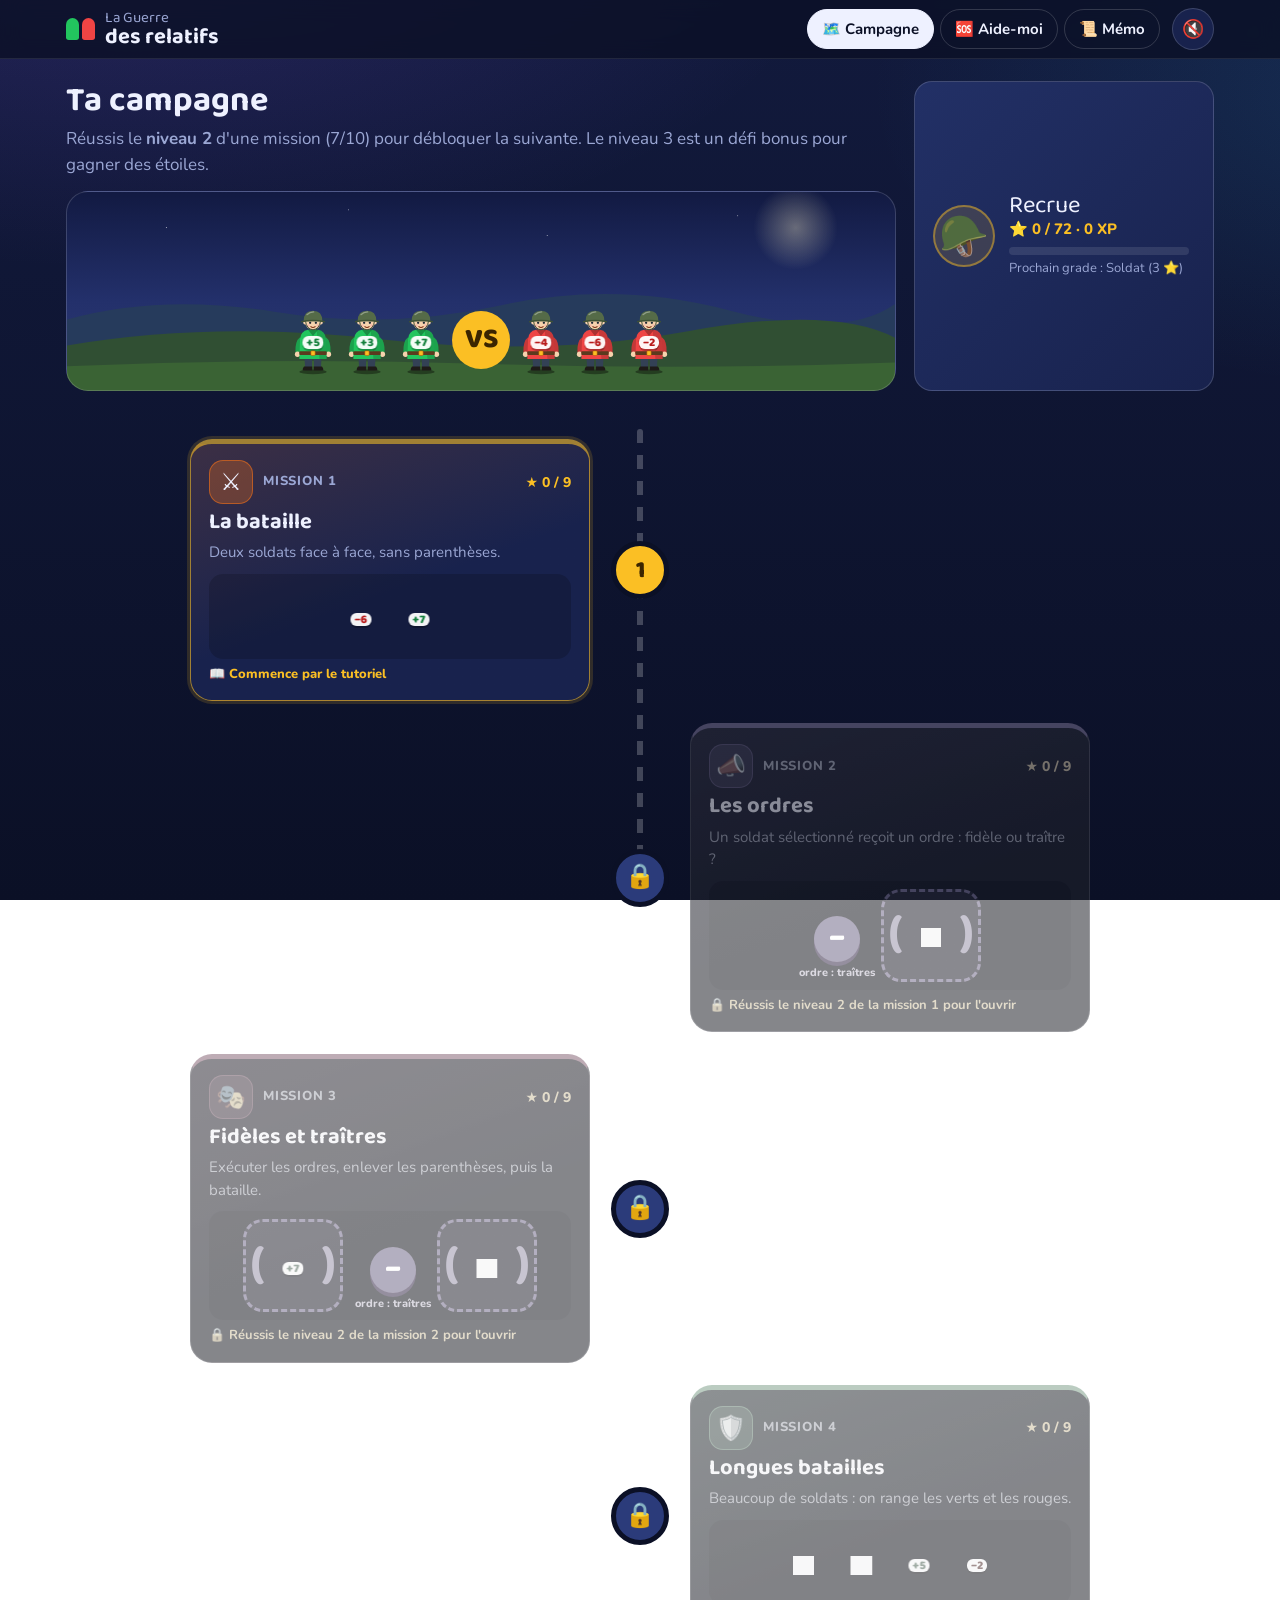
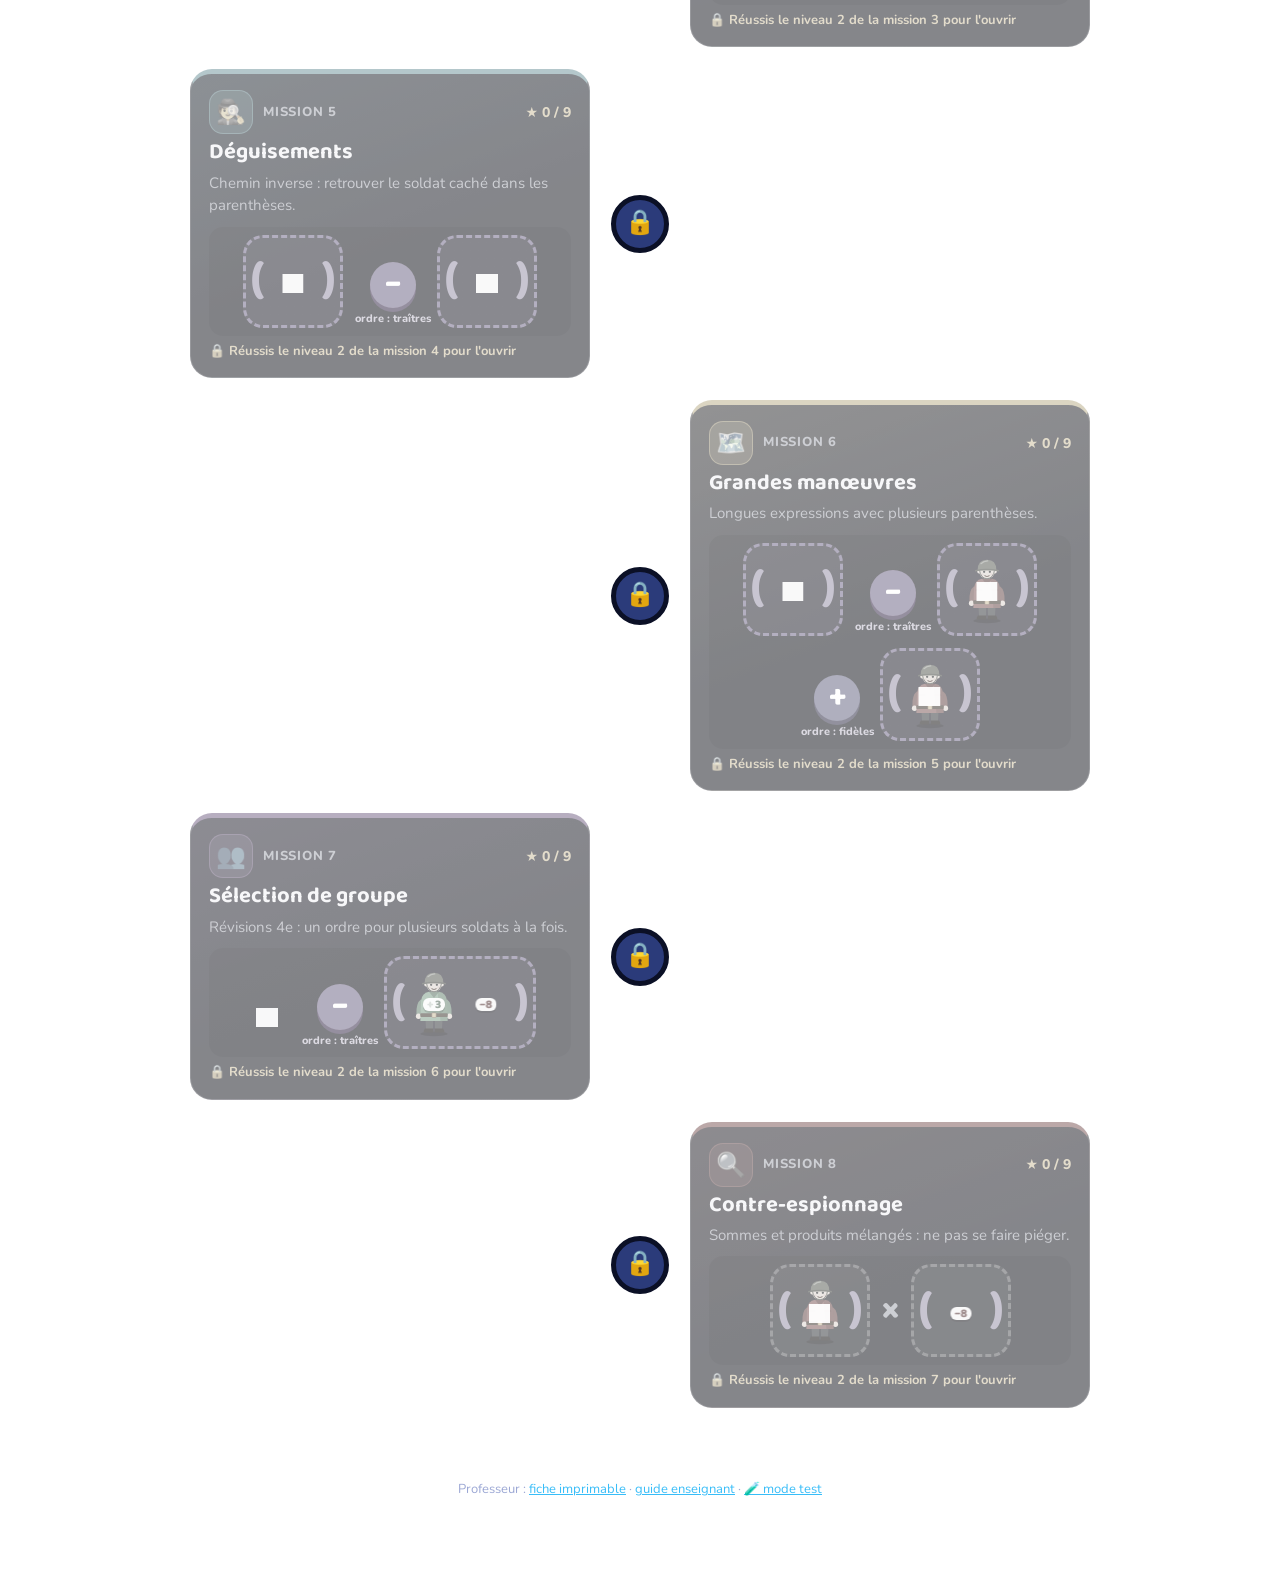
<file: index.html>
<!doctype html>
<html lang="fr">
<head>
<meta charset="utf-8">
<meta name="viewport" content="width=device-width, initial-scale=1">
<title>La Guerre des relatifs</title>
<meta name="description" content="Réviser les sommes de nombres relatifs : soldats, ordres et batailles.">
<link rel="preconnect" href="https://fonts.googleapis.com">
<link rel="preconnect" href="https://fonts.gstatic.com" crossorigin>
<link href="https://fonts.googleapis.com/css2?family=Baloo+2:wght@600;700;800&family=Nunito:wght@500;700;800&display=swap" rel="stylesheet">
<link rel="stylesheet" href="css/style.css">
<link rel="icon" href="data:image/svg+xml,%3Csvg xmlns='http://www.w3.org/2000/svg' viewBox='0 0 32 32'%3E%3Crect x='3' y='8' width='11' height='20' rx='5' fill='%2322c55e'/%3E%3Crect x='18' y='8' width='11' height='20' rx='5' fill='%23f04444'/%3E%3C/svg%3E">
</head>
<body>
<header class="top">
  <div class="top-in">
    <button class="logo" data-go="home" aria-label="Retour à la campagne"><span class="logo-mini"><i></i><i></i></span><span class="logo-txt">La Guerre<b>des relatifs</b></span></button>
    <nav class="nav">
      <button data-go="home" aria-label="Campagne">🗺️<span> Campagne</span></button>
      <button data-go="help" aria-label="Aide-moi">🆘<span> Aide-moi</span></button>
      <button data-go="memo" aria-label="Mémo">📜<span> Mémo</span></button>
    </nav>
    <button class="icon-btn" id="snd" aria-label="Activer ou couper le son">🔇</button>
  </div>
</header>

<div class="testbar hidden" id="testbar">🧪 <b>Mode test</b> : tout est débloqué, rien n'est enregistré. <button class="btn sm" id="test-off">Quitter le mode test</button></div>
<main>
  <!-- CAMPAGNE -->
  <section id="home">
    <div class="hero">
      <div>
        <h1>Ta campagne</h1>
        <p class="lead">Réussis le <b>niveau 2</b> d'une mission (7/10) pour débloquer la suivante. Le niveau 3 est un défi bonus pour gagner des étoiles.</p>
        <div class="pl-stage hero-scene" id="hero-scene"></div>
      </div>
      <div class="rank" id="rank"></div>
    </div>
    <div class="road" id="road"></div>
    <p class="foot">Professeur : <a href="fiche.html">fiche imprimable</a> · <a href="guide-prof.html">guide enseignant</a> · <a href="index.html?test=1">🧪 mode test</a></p>
  </section>

  <!-- EXERCICE -->
  <section id="ex" class="hidden">
    <div class="hud">
      <button class="icon-btn" id="ex-back" aria-label="Quitter la série">✕</button>
      <div class="hud-t"><div id="ex-title"></div><div class="hud-sub" id="ex-level"></div></div>
      <div class="pips" id="pips" aria-label="Progression de la série"></div>
      <div class="streak" id="streak" aria-live="polite"></div>
      <button class="icon-btn" id="ex-tuto" aria-label="Revoir le tutoriel">?</button>
    </div>
    <div class="ex-grid">
      <div class="qcard" id="qcard">
        <div class="q-label" id="q-label"></div>
        <div class="q-expr" id="q-expr"></div>
        <div class="q-stage" id="q-stage"></div>
        <div id="q-zone"></div>
        <div id="q-fb" aria-live="polite"></div>
        <div class="actions" id="q-actions"></div>
        <div id="q-hints" class="hints"></div>
      </div>
      <div class="side">
        <div class="pad" id="pad"></div>
        <div class="side-btns">
          <button class="btn ghost sm" id="btn-hint">💡 Indice</button>
          <button class="btn ghost sm" id="btn-sold">👁 Soldats</button>
        </div>
      </div>
    </div>
  </section>

  <!-- FIN DE SÉRIE -->
  <section id="end" class="hidden">
    <div class="endcard">
      <div class="end-stars" id="end-stars"></div>
      <h2 id="end-title"></h2>
      <div class="end-score" id="end-score"></div>
      <div class="end-xp" id="end-xp"></div>
      <div id="end-unlock"></div>
      <p class="lead" id="end-msg"></p>
      <div class="actions">
        <button class="btn ghost" data-go="home">🗺️ Campagne</button>
        <button class="btn" id="end-again">↺ Recommencer</button>
        <button class="btn go" id="end-next">Suivant ▶</button>
      </div>
    </div>
  </section>

  <!-- AIDE-MOI -->
  <section id="help" class="hidden">
    <h1>🆘 Aide-moi</h1>
    <p class="lead">Écris le calcul de ton exercice. Tu pourras faire avancer la bataille toi-même, mais je ne te donnerai pas la réponse : à toi de conclure !</p>
    <div class="two" style="margin-top:16px">
      <div class="card">
        <label for="help-in" class="q-label">Mon calcul :</label>
        <div class="answer-row" style="justify-content:flex-start">
          <input id="help-in" class="ans wide" autocomplete="off" inputmode="none" placeholder="ex : −6 − (−7)">
          <button class="btn violet" id="help-go">Analyser</button>
        </div>
        <div class="err" id="help-err"></div>
        <div id="help-out"></div>
      </div>
      <div class="side">
        <div class="pad" id="pad-help"></div>
        <p class="q-label" style="margin-top:12px">Pour un nombre négatif dans une parenthèse, tape <b>( − 7 )</b>. Pour un produit, utilise la touche <b>×</b>.</p>
      </div>
    </div>
  </section>

  <!-- MÉMO -->
  <section id="memo" class="hidden">
    <h1>📜 Le mémo du soldat</h1>
    <p class="lead">Tout tient en trois règles. Touche un exemple pour jouer la bataille.</p>
    <div class="rules" style="margin-top:16px">
      <div class="card rule">
        <div class="n">1</div>
        <div>
          <h3>Chaque nombre est un soldat</h3>
          <p>Son signe est la couleur de sa veste : <b class="tg">positif = veste verte</b>, <b class="tr">négatif = veste rouge</b>. Le nombre sans son signe, c'est sa <b>force</b>.</p>
          <p><b>Un nombre écrit sans signe est positif</b> : dans 6 + 4, le 6 est un +6 (le « + » est sous-entendu, on ne l'écrit pas en début de calcul). Le « + » entre les deux appartient au 4.</p>
          <div id="memo-sold"></div>
          <div class="ex-chips" style="margin-top:10px" data-ex="6+4|6-4"></div>
        </div>
      </div>
      <div class="card rule">
        <div class="n">2</div>
        <div>
          <h3>Un signe devant une parenthèse est un ordre</h3>
          <p>La parenthèse <b>sélectionne</b> des soldats. Ordre <b>+</b> : fidèles, ils gardent leur veste. Ordre <b>−</b> : traîtres, ils <b>retournent leur veste</b>. Une fois l'ordre exécuté, la sélection disparaît.</p>
          <p><b>Pas de parenthèse, pas d'ordre</b> : un signe devant un nombre est simplement la couleur de sa veste.</p>
          <div class="ex-chips" data-ex="-(-7)|+(-7)|-(+7)|-6-(-7)|5-(3-8)"></div>
        </div>
      </div>
      <div class="card rule">
        <div class="n">3</div>
        <div>
          <h3>La bataille</h3>
          <p><b>Même couleur</b> : ils s'allient, leurs forces s'additionnent. <b>Couleurs opposées</b> : ils s'affrontent, le plus fort gagne et il lui reste la différence des forces.</p>
          <div class="ex-chips" data-ex="-6+7|8-15|-3-8|(+8)+(-15)|-3-8+5-2"></div>
        </div>
      </div>
      <div class="card rule attention">
        <div class="n" style="background:var(--r)">!</div>
        <div>
          <h3>Attention au piège</h3>
          <p>« Moins par moins donne plus », c'est la règle des <b>produits</b> (×), pas des sommes !</p>
          <p style="font-family:var(--math);font-size:20px">−3 − 8 : deux rouges qui s'allient → <b>−11</b><br>(−3) × (−8) : un produit → la veste se retourne deux fois → <b>+24</b></p>
          <div class="ex-chips" data-ex="-3-8|(-3)*(-8)|-3*8"></div>
        </div>
      </div>
    </div>
  </section>
</main>

<!-- fenêtre bataille -->
<div class="modal hidden" id="modal" role="dialog" aria-modal="true" aria-labelledby="modal-title">
  <div class="mbox">
    <div class="mhead"><div><div class="kicker">À toi de jouer</div><h2 id="modal-title">La bataille</h2></div><button class="icon-btn" id="modal-x" aria-label="Fermer">✕</button></div>
    <div id="modal-body"></div>
  </div>
</div>

<!-- fiche mission -->
<div class="modal hidden" id="sheet" role="dialog" aria-modal="true">
  <div class="mbox" id="sheet-box"></div>
</div>

<!-- tutoriel -->
<div class="modal hidden" id="tuto" role="dialog" aria-modal="true" aria-labelledby="tuto-t">
  <div class="mbox">
    <div class="mhead"><div class="kicker" id="tuto-kicker"></div><button class="icon-btn" id="tuto-x" aria-label="Fermer le tutoriel">✕</button></div>
    <div class="tuto-dots" id="tuto-dots"></div>
    <h2 id="tuto-t"></h2>
    <div class="tuto-d" id="tuto-d"></div>
    <div id="tuto-demo"></div>
    <div class="tuto-nav">
      <button class="btn ghost" id="tuto-prev">◀ Précédent</button>
      <button class="btn go" id="tuto-next">Suivant ▶</button>
    </div>
    <div class="tuto-wait" id="tuto-wait" aria-live="polite"></div>
  </div>
</div>

<div id="confetti" aria-hidden="true"></div>

<script src="js/engine.js"></script>
<script src="js/battle.js"></script>
<script src="js/tutos.js"></script>
<script src="js/app.js"></script>
</body>
</html>
</file>
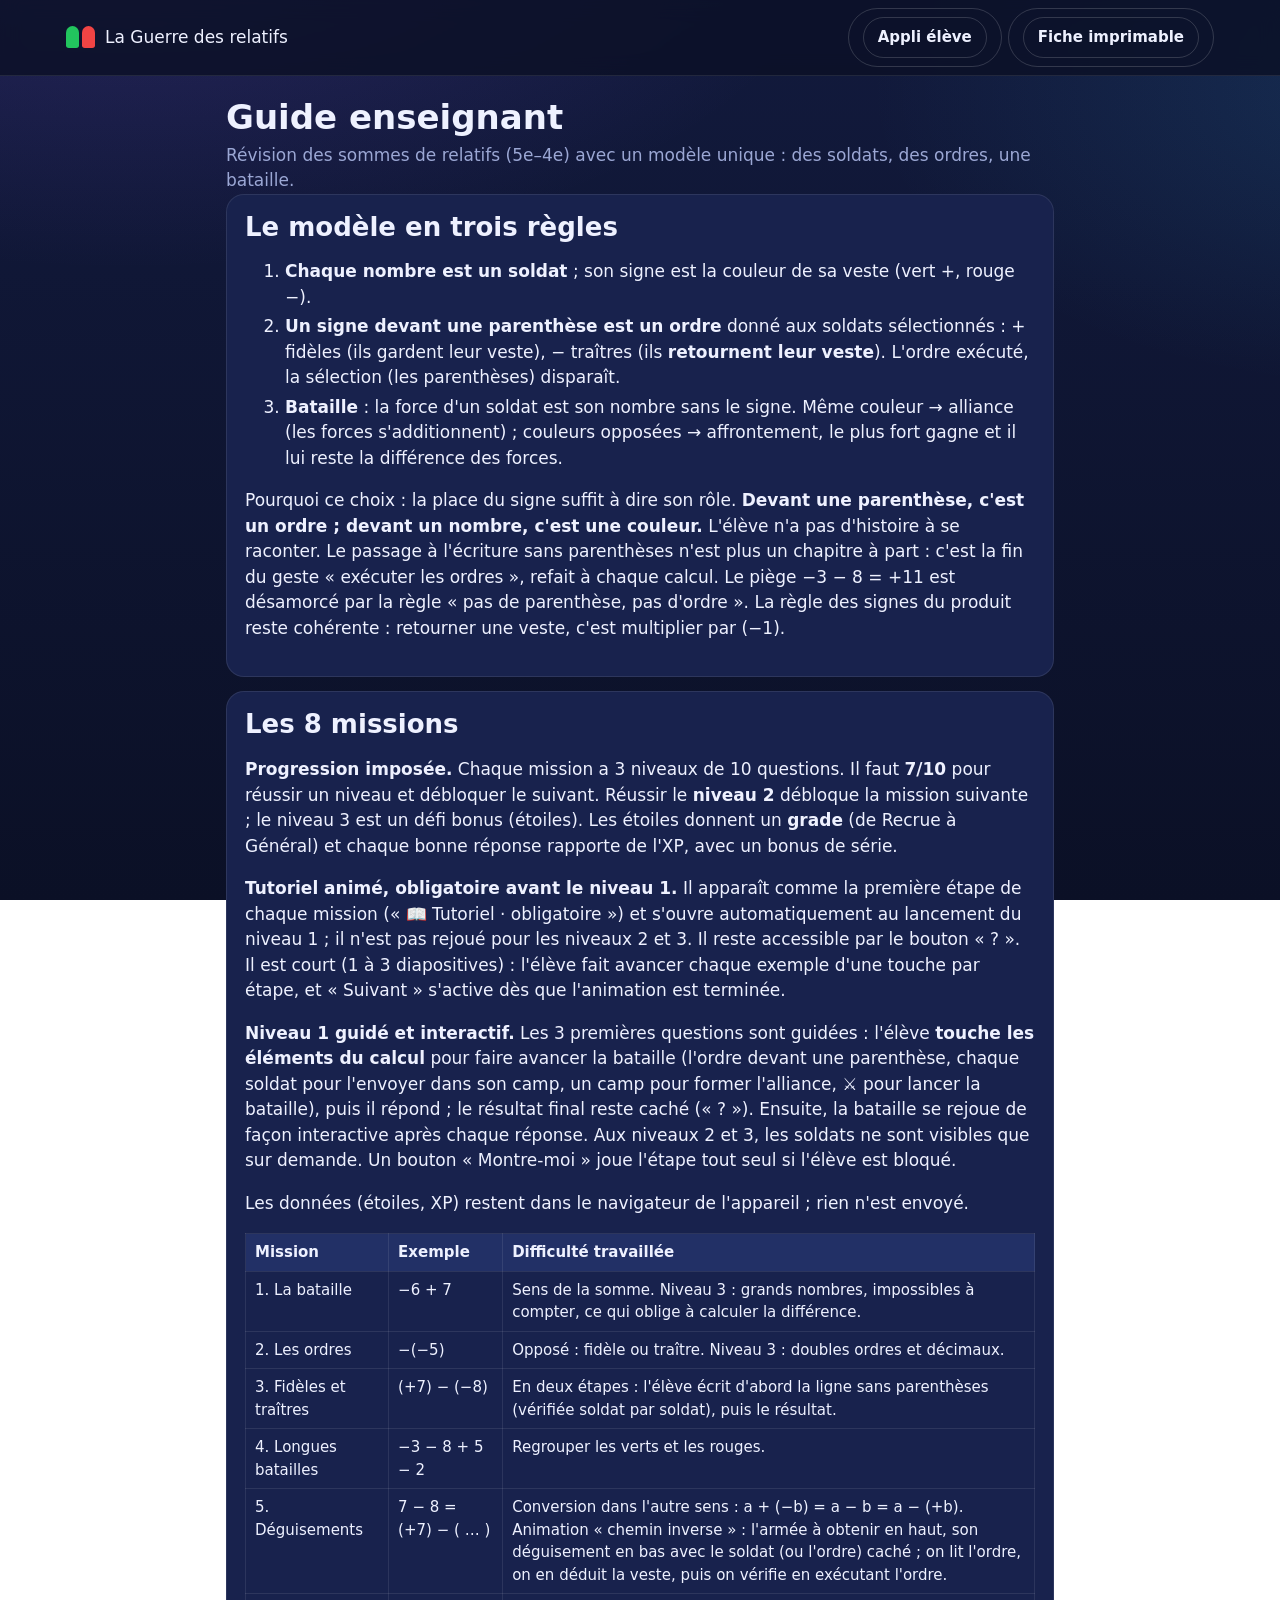
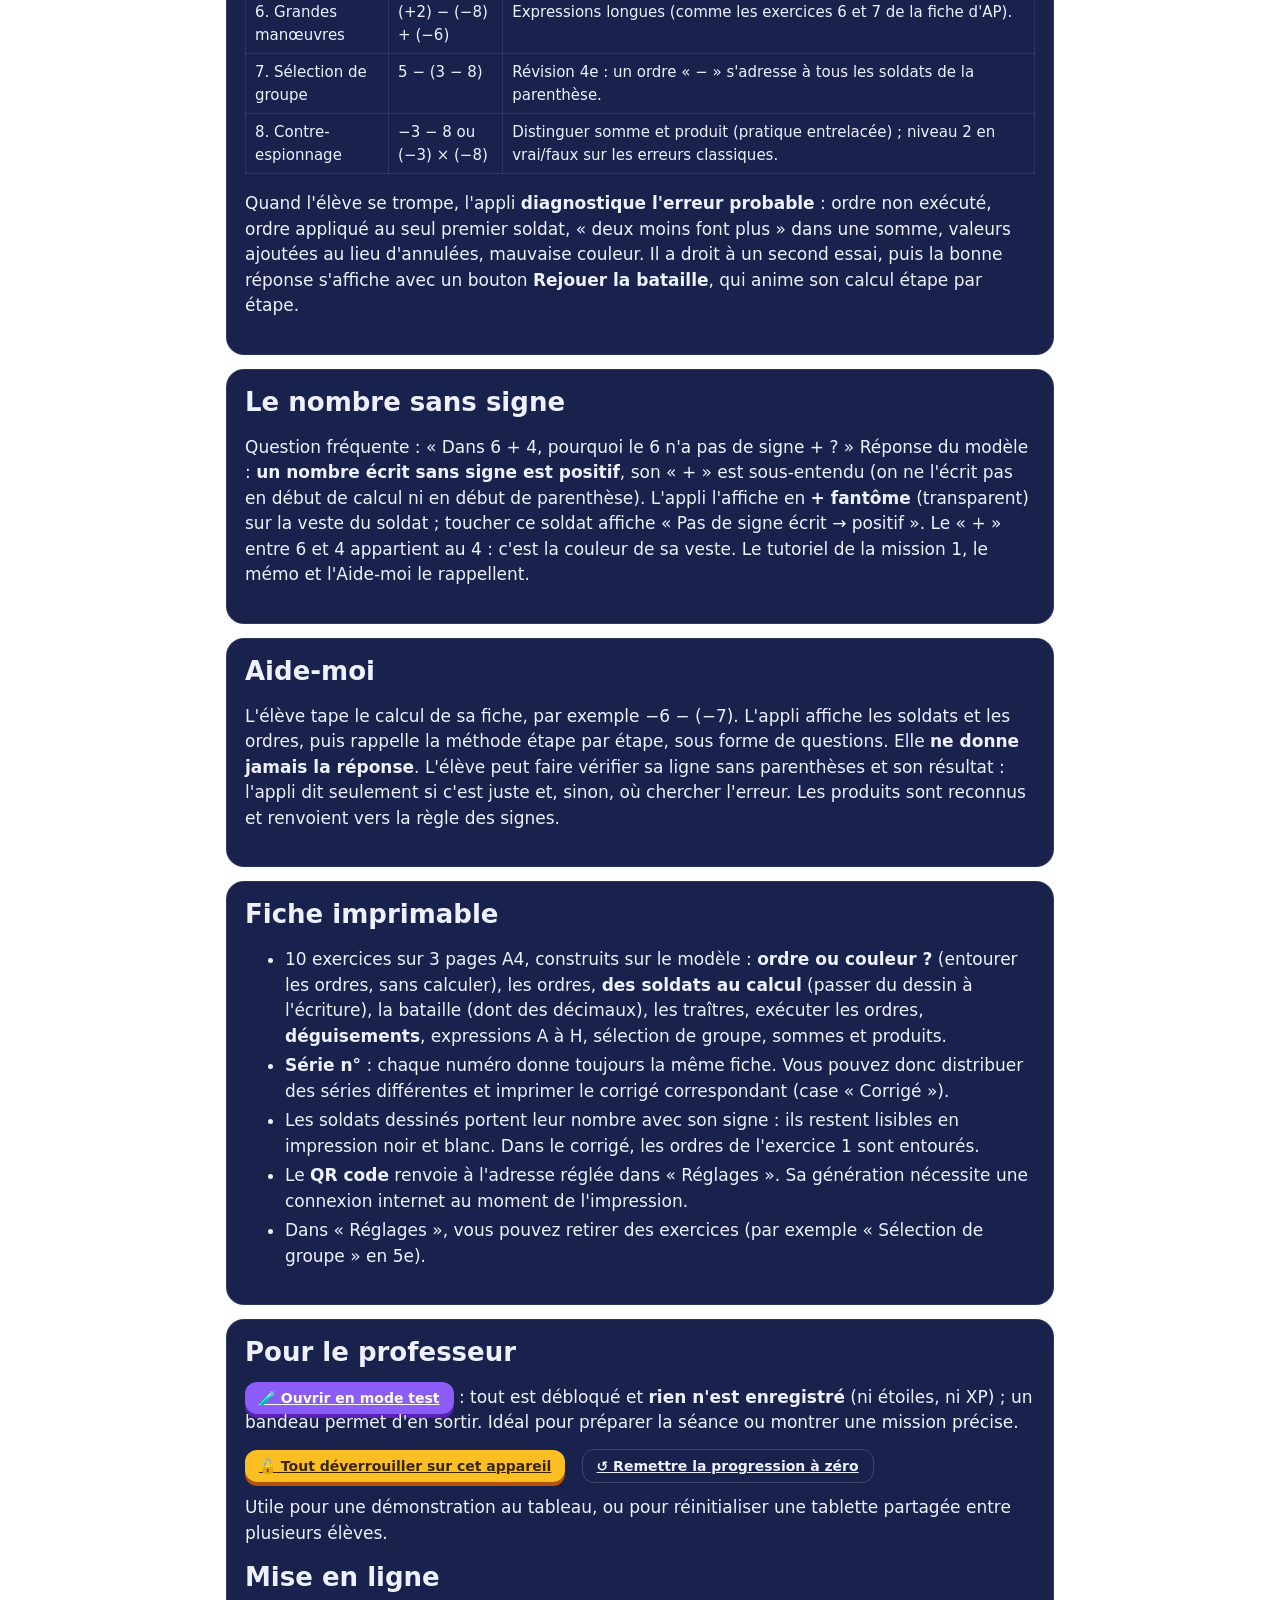
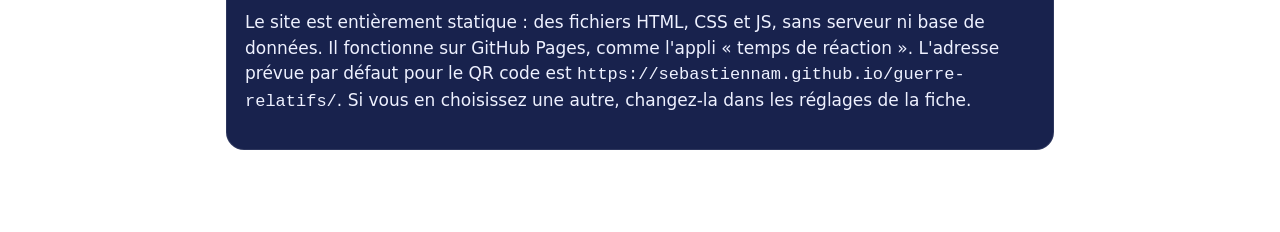
<file: guide-prof.html>
<!doctype html>
<html lang="fr">
<head>
<meta charset="utf-8">
<meta name="viewport" content="width=device-width, initial-scale=1">
<title>Guide enseignant — Guerre des relatifs</title>
<link rel="stylesheet" href="css/style.css">
<style>
  main { max-width: 860px; }
  table { width: 100%; border-collapse: collapse; background: var(--card); font-size: 15px; }
  th, td { border: 1px solid var(--line); padding: 7px 9px; text-align: left; vertical-align: top; }
  th { background: var(--card2); }
  .card h2 { margin-bottom: 8px; }
  td .m { font-family: var(--math); white-space: nowrap; }
  .card { margin-bottom: 14px; }
  li { margin-bottom: 4px; }
</style>
</head>
<body>
<header class="top"><div class="top-in"><a class="logo" href="index.html" style="text-decoration:none"><span class="logo-mini"><i></i><i></i></span>La Guerre des relatifs</a><nav class="nav"><a href="index.html"><button>Appli élève</button></a><a href="fiche.html"><button>Fiche imprimable</button></a></nav></div></header>
<main>
  <h1>Guide enseignant</h1>
  <p class="lead">Révision des sommes de relatifs (5e–4e) avec un modèle unique : des soldats, des ordres, une bataille.</p>

  <div class="card">
    <h2 style="margin-top:0">Le modèle en trois règles</h2>
    <ol>
      <li><b>Chaque nombre est un soldat</b> ; son signe est la couleur de sa veste (vert +, rouge −).</li>
      <li><b>Un signe devant une parenthèse est un ordre</b> donné aux soldats sélectionnés : + fidèles (ils gardent leur veste), − traîtres (ils <b>retournent leur veste</b>). L'ordre exécuté, la sélection (les parenthèses) disparaît.</li>
      <li><b>Bataille</b> : la force d'un soldat est son nombre sans le signe. Même couleur → alliance (les forces s'additionnent) ; couleurs opposées → affrontement, le plus fort gagne et il lui reste la différence des forces.</li>
    </ol>
    <p>Pourquoi ce choix : la place du signe suffit à dire son rôle. <b>Devant une parenthèse, c'est un ordre ; devant un nombre, c'est une couleur.</b> L'élève n'a pas d'histoire à se raconter. Le passage à l'écriture sans parenthèses n'est plus un chapitre à part : c'est la fin du geste « exécuter les ordres », refait à chaque calcul. Le piège <span style="font-family:var(--math)">−3 − 8 = +11</span> est désamorcé par la règle « pas de parenthèse, pas d'ordre ». La règle des signes du produit reste cohérente : retourner une veste, c'est multiplier par (−1).</p>
  </div>

  <div class="card">
    <h2 style="margin-top:0">Les 8 missions</h2>
    <p><b>Progression imposée.</b> Chaque mission a 3 niveaux de 10 questions. Il faut <b>7/10</b> pour réussir un niveau et débloquer le suivant. Réussir le <b>niveau 2</b> débloque la mission suivante ; le niveau 3 est un défi bonus (étoiles). Les étoiles donnent un <b>grade</b> (de Recrue à Général) et chaque bonne réponse rapporte de l'XP, avec un bonus de série.</p><p><b>Tutoriel animé, obligatoire avant le niveau 1.</b> Il apparaît comme la première étape de chaque mission (« 📖 Tutoriel · obligatoire ») et s'ouvre automatiquement au lancement du niveau 1 ; il n'est pas rejoué pour les niveaux 2 et 3. Il reste accessible par le bouton « ? ». Il est court (1 à 3 diapositives) : l'élève fait avancer chaque exemple d'une touche par étape, et « Suivant » s'active dès que l'animation est terminée.</p><p><b>Niveau 1 guidé et interactif.</b> Les 3 premières questions sont guidées : l'élève <b>touche les éléments du calcul</b> pour faire avancer la bataille (l'ordre devant une parenthèse, chaque soldat pour l'envoyer dans son camp, un camp pour former l'alliance, ⚔️ pour lancer la bataille), puis il répond ; le résultat final reste caché (« ? »). Ensuite, la bataille se rejoue de façon interactive après chaque réponse. Aux niveaux 2 et 3, les soldats ne sont visibles que sur demande. Un bouton « Montre-moi » joue l'étape tout seul si l'élève est bloqué.</p><p>Les données (étoiles, XP) restent dans le navigateur de l'appareil ; rien n'est envoyé.</p>
    <table>
      <tr><th>Mission</th><th>Exemple</th><th>Difficulté travaillée</th></tr>
      <tr><td>1. La bataille</td><td class="m">−6 + 7</td><td>Sens de la somme. Niveau 3 : grands nombres, impossibles à compter, ce qui oblige à calculer la différence.</td></tr>
      <tr><td>2. Les ordres</td><td class="m">−(−5)</td><td>Opposé : fidèle ou traître. Niveau 3 : doubles ordres et décimaux.</td></tr>
      <tr><td>3. Fidèles et traîtres</td><td class="m">(+7) − (−8)</td><td>En deux étapes : l'élève écrit d'abord la ligne sans parenthèses (vérifiée soldat par soldat), puis le résultat.</td></tr>
      <tr><td>4. Longues batailles</td><td class="m">−3 − 8 + 5 − 2</td><td>Regrouper les verts et les rouges.</td></tr>
      <tr><td>5. Déguisements</td><td class="m">7 − 8 = (+7) − ( … )</td><td>Conversion dans l'autre sens : a + (−b) = a − b = a − (+b). Animation « chemin inverse » : l'armée à obtenir en haut, son déguisement en bas avec le soldat (ou l'ordre) caché ; on lit l'ordre, on en déduit la veste, puis on vérifie en exécutant l'ordre.</td></tr>
      <tr><td>6. Grandes manœuvres</td><td class="m">(+2) − (−8) + (−6)</td><td>Expressions longues (comme les exercices 6 et 7 de la fiche d'AP).</td></tr>
      <tr><td>7. Sélection de groupe</td><td class="m">5 − (3 − 8)</td><td>Révision 4e : un ordre « − » s'adresse à tous les soldats de la parenthèse.</td></tr>
      <tr><td>8. Contre-espionnage</td><td class="m">−3 − 8 ou (−3) × (−8)</td><td>Distinguer somme et produit (pratique entrelacée) ; niveau 2 en vrai/faux sur les erreurs classiques.</td></tr>
    </table>
    <p>Quand l'élève se trompe, l'appli <b>diagnostique l'erreur probable</b> : ordre non exécuté, ordre appliqué au seul premier soldat, « deux moins font plus » dans une somme, valeurs ajoutées au lieu d'annulées, mauvaise couleur. Il a droit à un second essai, puis la bonne réponse s'affiche avec un bouton <b>Rejouer la bataille</b>, qui anime son calcul étape par étape.</p>
  </div>

  <div class="card">
    <h2 style="margin-top:0">Le nombre sans signe</h2>
    <p>Question fréquente : « Dans 6 + 4, pourquoi le 6 n'a pas de signe + ? » Réponse du modèle : <b>un nombre écrit sans signe est positif</b>, son « + » est sous-entendu (on ne l'écrit pas en début de calcul ni en début de parenthèse). L'appli l'affiche en <b>+ fantôme</b> (transparent) sur la veste du soldat ; toucher ce soldat affiche « Pas de signe écrit → positif ». Le « + » entre 6 et 4 appartient au 4 : c'est la couleur de sa veste. Le tutoriel de la mission 1, le mémo et l'Aide-moi le rappellent.</p>
  </div>

  <div class="card">
    <h2 style="margin-top:0">Aide-moi</h2>
    <p>L'élève tape le calcul de sa fiche, par exemple <span style="font-family:var(--math)">−6 − (−7)</span>. L'appli affiche les soldats et les ordres, puis rappelle la méthode étape par étape, sous forme de questions. Elle <b>ne donne jamais la réponse</b>. L'élève peut faire vérifier sa ligne sans parenthèses et son résultat : l'appli dit seulement si c'est juste et, sinon, où chercher l'erreur. Les produits sont reconnus et renvoient vers la règle des signes.</p>
  </div>

  <div class="card">
    <h2 style="margin-top:0">Fiche imprimable</h2>
    <ul>
      <li>10 exercices sur 3 pages A4, construits sur le modèle : <b>ordre ou couleur ?</b> (entourer les ordres, sans calculer), les ordres, <b>des soldats au calcul</b> (passer du dessin à l'écriture), la bataille (dont des décimaux), les traîtres, exécuter les ordres, <b>déguisements</b>, expressions A à H, sélection de groupe, sommes et produits.</li>
      <li><b>Série n°</b> : chaque numéro donne toujours la même fiche. Vous pouvez donc distribuer des séries différentes et imprimer le corrigé correspondant (case « Corrigé »).</li>
      <li>Les soldats dessinés portent leur nombre avec son signe : ils restent lisibles en impression noir et blanc. Dans le corrigé, les ordres de l'exercice 1 sont entourés.</li>
      <li>Le <b>QR code</b> renvoie à l'adresse réglée dans « Réglages ». Sa génération nécessite une connexion internet au moment de l'impression.</li>
      <li>Dans « Réglages », vous pouvez retirer des exercices (par exemple « Sélection de groupe » en 5e).</li>
    </ul>
  </div>

  <div class="card">
    <h2 style="margin-top:0">Pour le professeur</h2>
    <p><a class="btn violet sm" href="index.html?test=1">🧪 Ouvrir en mode test</a> : tout est débloqué et <b>rien n'est enregistré</b> (ni étoiles, ni XP) ; un bandeau permet d'en sortir. Idéal pour préparer la séance ou montrer une mission précise.</p>
    <p><a class="btn gold sm" href="index.html?prof=1">🔓 Tout déverrouiller sur cet appareil</a> &nbsp; <a class="btn ghost sm" href="index.html?reset=1">↺ Remettre la progression à zéro</a></p>
    <p>Utile pour une démonstration au tableau, ou pour réinitialiser une tablette partagée entre plusieurs élèves.</p>
    <h2>Mise en ligne</h2>
    <p>Le site est entièrement statique : des fichiers HTML, CSS et JS, sans serveur ni base de données. Il fonctionne sur GitHub Pages, comme l'appli « temps de réaction ». L'adresse prévue par défaut pour le QR code est <code>https://sebastiennam.github.io/guerre-relatifs/</code>. Si vous en choisissez une autre, changez-la dans les réglages de la fiche.</p>
  </div>
</main>
</body>
</html>
</file>
<file: css/style.css>
:root {
  --bg0: #0b1026;
  --bg1: #121a3d;
  --card: #18224d;
  --card2: #223066;
  --card3: #2b3b7a;
  --line: rgba(255, 255, 255, .09);
  --line2: rgba(255, 255, 255, .16);
  --ink: #eef1ff;
  --muted: #9ba7d4;
  --g: #22c55e;
  --g-dark: #15803d;
  --g-soft: rgba(34, 197, 94, .14);
  --r: #f04444;
  --r-dark: #b91c1c;
  --r-soft: rgba(240, 68, 68, .14);
  --ord: #8b5cf6;
  --ord-soft: rgba(139, 92, 246, .16);
  --gold: #fbbf24;
  --cyan: #38bdf8;
  --radius: 18px;
  --head: "Baloo 2", "Segoe UI", system-ui, sans-serif;
  --body: "Nunito", "Segoe UI", system-ui, sans-serif;
  --math: "Baloo 2", "Segoe UI", system-ui, sans-serif;
}
* { box-sizing: border-box; }
html, body { margin: 0; }
body {
  font-family: var(--body); color: var(--ink); font-size: 17px; line-height: 1.5; min-height: 100vh;
  background:
    radial-gradient(1200px 600px at 10% -10%, rgba(139, 92, 246, .18), transparent 60%),
    radial-gradient(900px 500px at 110% 10%, rgba(56, 189, 248, .12), transparent 60%),
    linear-gradient(180deg, var(--bg1), var(--bg0));
  background-attachment: fixed;
  -webkit-tap-highlight-color: transparent;
}
button { font: inherit; cursor: pointer; color: inherit; }
a { color: var(--cyan); }
.hidden { display: none !important; }
h1, h2, h3 { font-family: var(--head); line-height: 1.15; margin: 0; }
h1 { font-size: 34px; } h2 { font-size: 26px; } h3 { font-size: 20px; }
.lead { color: var(--muted); margin: 6px 0 0; }
.tg { color: var(--g); } .tr { color: var(--r); }

/* ---------- barre du haut ---------- */
.top { position: sticky; top: 0; z-index: 30; background: rgba(11, 16, 38, .82); backdrop-filter: blur(10px); border-bottom: 1px solid var(--line); }
.top-in { max-width: 1180px; margin: 0 auto; display: flex; align-items: center; gap: 12px; padding: 8px 16px; flex-wrap: wrap; }
.logo { display: flex; align-items: center; gap: 10px; background: none; border: 0; padding: 0; margin-right: auto; text-align: left; text-decoration: none; color: var(--ink); }
.logo-txt { font-family: var(--head); font-size: 15px; line-height: 1; color: var(--muted); }
.logo-txt b { display: block; font-size: 22px; color: var(--ink); }
.logo-mini { display: inline-flex; gap: 3px; }
.logo-mini i { width: 13px; height: 22px; border-radius: 7px 7px 3px 3px; display: block; }
.logo-mini i:first-child { background: var(--g); } .logo-mini i:last-child { background: var(--r); }
.nav { display: flex; gap: 6px; flex-wrap: wrap; }
.nav button, .nav a { background: transparent; border: 1px solid var(--line2); color: var(--ink); padding: 8px 14px; border-radius: 999px; font-weight: 700; font-size: 15px; text-decoration: none; }
.nav button.on { background: var(--ink); color: var(--bg0); border-color: var(--ink); }
.icon-btn { width: 42px; height: 42px; border-radius: 50%; border: 1px solid var(--line2); background: var(--card); display: grid; place-items: center; font-size: 18px; font-weight: 800; flex-shrink: 0; }
.icon-btn:hover { background: var(--card2); }

main { max-width: 1180px; margin: 0 auto; padding: 22px 16px 70px; }
.card { background: var(--card); border: 1px solid var(--line); border-radius: var(--radius); padding: 18px; }

/* ---------- boutons ---------- */
.btn { border: 0; border-radius: 14px; padding: 12px 20px; font-weight: 800; font-size: 16px; background: var(--card2); color: var(--ink); box-shadow: 0 4px 0 rgba(0, 0, 0, .35); transition: transform .08s, box-shadow .08s, filter .15s; font-family: var(--body); }
.btn:hover { filter: brightness(1.1); }
.btn:active { transform: translateY(3px); box-shadow: 0 1px 0 rgba(0, 0, 0, .35); }
.btn:disabled { opacity: .45; cursor: default; filter: none; transform: none; }
.btn.go { background: var(--g); color: #052e14; box-shadow: 0 4px 0 var(--g-dark); }
.btn.gold { background: var(--gold); color: #3b2500; box-shadow: 0 4px 0 #b45309; }
.btn.violet { background: var(--ord); color: #fff; box-shadow: 0 4px 0 #5b21b6; }
.btn.ghost { background: transparent; border: 1px solid var(--line2); box-shadow: none; }
.btn.ghost:active { transform: translateY(1px); }
.btn.sm { padding: 8px 14px; font-size: 14px; border-radius: 12px; }
.btn.big { padding: 15px 28px; font-size: 19px; }
.actions { display: flex; gap: 10px; justify-content: center; flex-wrap: wrap; margin-top: 16px; }
.choice { display: flex; gap: 12px; justify-content: center; flex-wrap: wrap; margin: 10px 0; }
.choice .btn { min-width: 150px; }

/* ---------- accueil : grade + campagne ---------- */
.hero { display: flex; gap: 18px; align-items: stretch; justify-content: space-between; flex-wrap: wrap; margin-bottom: 18px; }
.hero > div:first-child { flex: 1 1 360px; }
.rank { display: flex; gap: 14px; align-items: center; background: linear-gradient(135deg, var(--card2), var(--card)); border: 1px solid var(--line2); border-radius: var(--radius); padding: 14px 18px; min-width: 300px; }
.rk-ico { font-size: 40px; width: 62px; height: 62px; border-radius: 50%; display: grid; place-items: center; background: rgba(251, 191, 36, .14); border: 2px solid rgba(251, 191, 36, .45); }
.rk-n { font-family: var(--head); font-size: 24px; line-height: 1; }
.rk-s { color: var(--gold); font-weight: 800; font-size: 15px; }
.rk-next { color: var(--muted); font-size: 13px; }
.bar { height: 8px; background: rgba(255, 255, 255, .1); border-radius: 99px; overflow: hidden; margin: 6px 0 4px; min-width: 180px; }
.bar i { display: block; height: 100%; background: linear-gradient(90deg, var(--gold), #f97316); border-radius: 99px; transition: width .8s; }

.road { position: relative; max-width: 900px; margin: 0 auto; padding: 8px 0 20px; }
.road::before { content: ""; position: absolute; left: 50%; top: 20px; bottom: 20px; width: 6px; margin-left: -3px; border-radius: 3px; background: repeating-linear-gradient(to bottom, rgba(255, 255, 255, .22) 0 14px, transparent 14px 26px); }
.stop { position: relative; display: flex; align-items: center; margin: 22px 0; }
.stop.left { justify-content: flex-start; } .stop.right { justify-content: flex-end; }
.node { position: absolute; left: 50%; transform: translateX(-50%); width: 58px; height: 58px; border-radius: 50%; display: grid; place-items: center; font: 800 24px var(--head); background: var(--card3); border: 5px solid var(--bg0); z-index: 2; }
.stop.done .node { background: var(--g); color: #052e14; }
.stop.current .node { background: var(--gold); color: #3b2500; animation: pulse 1.8s infinite; }
.mcard { width: calc(50% - 50px); text-align: left; background: var(--card); border: 1px solid var(--line2); border-radius: 22px; padding: 16px 18px; display: grid; gap: 6px; transition: transform .15s, border-color .15s, box-shadow .15s; position: relative; overflow: hidden; }
.mcard:hover { transform: translateY(-3px); border-color: rgba(255, 255, 255, .3); box-shadow: 0 12px 30px rgba(0, 0, 0, .35); }
.stop.current .mcard { border-color: rgba(251, 191, 36, .6); box-shadow: 0 0 0 3px rgba(251, 191, 36, .15); }
.stop.locked .mcard { opacity: .55; filter: grayscale(.8); }
.mc-top { display: flex; align-items: center; gap: 10px; }
.mc-top .mc-st { margin-left: auto; }
.mcard { border-top: 5px solid var(--acc, var(--gold)); background: linear-gradient(160deg, color-mix(in srgb, var(--acc, #fff) 16%, var(--card)) 0%, var(--card) 55%); }
.mc-ico { width: 44px; height: 44px; border-radius: 14px; display: grid; place-items: center; font-size: 24px; background: color-mix(in srgb, var(--acc, #fff) 28%, transparent); border: 1px solid color-mix(in srgb, var(--acc, #fff) 55%, transparent); flex-shrink: 0; }
.mc-ico.big { width: 58px; height: 58px; font-size: 32px; border-radius: 18px; }
.sh-t { display: flex; gap: 14px; align-items: center; }
#sheet-box { border-top: 6px solid var(--acc, var(--gold)); }
.qcard { border-top: 5px solid var(--acc, var(--gold)); }
.hero-scene { margin-top: 14px; min-height: 150px; padding: 18px 10px 12px; }
.hero-scene .pl-line { flex-wrap: nowrap; gap: 8px; }
.hero-scene .sd { animation: idle 2.4s ease-in-out infinite; }
.hero-scene .vs { flex-shrink: 0; }
@keyframes idle { 0%, 100% { transform: translateY(0); } 50% { transform: translateY(-4px); } }
.testbar { position: sticky; top: 59px; z-index: 25; display: flex; align-items: center; justify-content: center; gap: 12px; flex-wrap: wrap; padding: 8px 16px; background: linear-gradient(90deg, #7c3aed, #db2777); color: #fff; font-weight: 700; font-size: 15px; }
.testbar .btn { background: rgba(255, 255, 255, .2); box-shadow: none; color: #fff; }
.mc-n { font-size: 13px; font-weight: 800; letter-spacing: .06em; text-transform: uppercase; color: var(--muted); }
.mc-st { color: var(--gold); font-weight: 800; font-size: 14px; white-space: nowrap; }
.mcard h3 { font-size: 22px; }
.mcard p { margin: 0; color: var(--muted); font-size: 15px; }
.mc-demo { margin-top: 4px; background: rgba(0, 0, 0, .18); border-radius: 14px; padding: 8px 4px; pointer-events: none; }
.mc-lock { font-size: 13px; color: var(--gold); font-weight: 700; }
@media (max-width: 760px) {
  .road::before { left: 29px; }
  .stop.left, .stop.right { justify-content: flex-end; }
  .node { left: 29px; }
  .mcard { width: calc(100% - 70px); }
}
.foot { text-align: center; color: var(--muted); font-size: 13px; margin-top: 30px; }

/* ---------- soldats ---------- */
.sd { position: relative; width: 66px; display: inline-flex; flex-direction: column; align-items: center; perspective: 500px; flex-shrink: 0; }
.sd-in { position: relative; width: 100%; transform-style: preserve-3d; }
.sd-svg { display: block; width: 100%; height: auto; overflow: visible; }
.sd-shadow { fill: rgba(0, 0, 0, .38); }
.sd-veste, .sd-sleeve { fill: #22c55e; }
.sd.r .sd-veste, .sd.r .sd-sleeve { fill: #ef4444; }
.sd.z .sd-veste, .sd.z .sd-sleeve { fill: #64748b; }
.sd-sleeve { filter: brightness(.82); }
.sd-shade { fill: rgba(0, 0, 0, .16); }
.sd-pocket { stroke: rgba(0, 0, 0, .22); stroke-width: 1.4; stroke-linecap: round; fill: none; }
.sd-pants { fill: #334155; }
.sd-boot { fill: #1e1b18; }
.sd-belt { fill: #5b3a1e; }
.sd-buckle { fill: #fbbf24; stroke: #b45309; stroke-width: .8; }
.sd-col { fill: rgba(0, 0, 0, .28); }
.sd-skin { fill: #f6d2ad; }
.sd-cheek { fill: #f9a8a8; opacity: .55; }
.sd-brow { stroke: #5b4636; stroke-width: 1.3; stroke-linecap: round; fill: none; }
.sd-eye { fill: #1f2937; }
.sd-mouth { fill: none; stroke: #7c2d12; stroke-width: 1.4; stroke-linecap: round; }
.sd-strap { fill: none; stroke: #3a4a33; stroke-width: 1.3; }
.sd-helm { fill: #556b48; }
.sd-rim { fill: #3f5236; }
.sd-hl { fill: none; stroke: rgba(255, 255, 255, .35); stroke-width: 1.6; stroke-linecap: round; }
.sd-star, .sd-ep { display: none; }
.sd.big .sd-star { display: block; fill: var(--gold); stroke: #b45309; stroke-width: .6; }
.sd.big .sd-ep { display: block; fill: var(--gold); }
.sd-num { position: absolute; left: 50%; top: 45%; transform: translateX(-50%); padding: 2px 6px 1px; border-radius: 8px; background: rgba(255, 255, 255, .95); font: 800 17px/1 var(--head); color: var(--g-dark); white-space: nowrap; pointer-events: none; box-shadow: 0 2px 0 rgba(0, 0, 0, .25); }
.sd.r .sd-num { color: var(--r-dark); }
.sd.z .sd-num { color: #334155; }
.sd-num.hid { background: var(--gold); color: #3b2500; }
.sd-num .gp { opacity: .32; margin-right: 1px; display: inline-block; }
.sd.big { width: 106px; } .sd.big .sd-num { font-size: 26px; padding: 3px 9px 2px; border-radius: 11px; }
.sd.sm { width: 46px; } .sd.sm .sd-num { font-size: 12px; padding: 1px 4px 0; border-radius: 6px; }
.sd-hp { display: none; width: 124px; height: 12px; border-radius: 99px; background: rgba(255, 255, 255, .12); margin-top: 6px; overflow: hidden; border: 1px solid rgba(255, 255, 255, .15); }
.sd.hp-on .sd-hp { display: block; }
.sd-hp i { display: block; height: 100%; width: 100%; border-radius: 99px; transition: width .9s cubic-bezier(.3, .8, .3, 1); }
.sd.g .sd-hp i { background: linear-gradient(90deg, #16a34a, #4ade80); }
.sd.r .sd-hp i { background: linear-gradient(90deg, #b91c1c, #f87171); }
.sd.down .sd-in { transform: rotate(-78deg) translate(-8px, 14px); opacity: .3; transition: transform .55s cubic-bezier(.5, 0, .7, 1), opacity .55s; }
.sd.glow .sd-in { filter: drop-shadow(0 0 12px var(--gold)); }

.od { display: inline-flex; flex-direction: column; align-items: center; gap: 3px; transition: opacity .5s, transform .5s; flex-shrink: 0; }
.od-p { width: 46px; height: 46px; border-radius: 50%; background: var(--ord); color: #fff; font: 800 32px/1 var(--head); display: grid; place-items: center; box-shadow: 0 4px 0 #5b21b6; }
.od.p .od-p { background: #6366f1; box-shadow: 0 4px 0 #3730a3; }
.od-t { font-size: 11px; font-weight: 800; color: #c4b5fd; white-space: nowrap; }
.cmd { display: inline-flex; align-items: flex-end; gap: 6px; }
.sel { display: inline-flex; align-items: flex-end; gap: 6px; padding: 8px 4px 10px; border: 3px dashed var(--ord); border-radius: 20px; background: var(--ord-soft); transition: border-color .5s, background .5s, box-shadow .3s; }
.sel.fac { border-color: rgba(255, 255, 255, .25); background: rgba(255, 255, 255, .05); }
.sel.hl { box-shadow: 0 0 0 5px rgba(139, 92, 246, .35); background: rgba(139, 92, 246, .3); }
.sel.ok { border-style: solid; }
.par { font: 700 48px/1 var(--head); color: #a78bfa; align-self: center; transition: opacity .5s, transform .5s; }
.cmd.gone .sel { border-color: transparent; background: transparent; box-shadow: none; }
.cmd.gone .par { opacity: 0; transform: scale(.2); }
.cmd.gone .od { opacity: 0; transform: scale(.4) translateY(-10px); }
.times { font: 800 34px var(--head); color: var(--muted); align-self: center; }
/* chemin inverse (Déguisements) */
.sd.mys .sd-veste, .sd.mys .sd-sleeve { fill: #64748b; }
.sd.mys .sd-in { animation: mys 1.6s ease-in-out infinite; }
@keyframes mys { 0%, 100% { opacity: 1; } 50% { opacity: .55; } }
.sd.pair .sd-num { outline: 3px solid var(--gold); }
.od.q .od-p { background: #475569; box-shadow: 0 4px 0 #1e293b; }
.od.q .od-t { color: var(--muted); }
.pl-stage.rev { display: flex; flex-direction: column; gap: 6px; }
.rv-lab { position: relative; z-index: 1; align-self: center; font: 800 13px var(--body, inherit); letter-spacing: .05em; text-transform: uppercase; color: #fff; background: rgba(0, 0, 0, .35); border-radius: 99px; padding: 3px 12px; }
.pl-stage.rev .pl-line + .rv-lab { margin-top: 10px; }
.lvbtn.tuto { border-color: color-mix(in srgb, var(--acc, #8b5cf6) 60%, transparent); }
.lvbtn.tuto.todo { box-shadow: 0 0 0 0 rgba(251, 191, 36, .6); animation: pulse 1.6s infinite; }
.lv-r .ok { color: #4ade80; }
.mc-tuto { font-size: 13px; color: var(--gold); font-weight: 800; }

/* éléments à toucher */
.tap { cursor: pointer; position: relative; }
.ia .tap { animation: tapme 1.2s ease-in-out infinite; }
.od.tap .od-p, .sel.tap { box-shadow: 0 0 0 0 rgba(251, 191, 36, .7); }
.ia .od.tap .od-p { animation: ring 1.2s infinite; }
.ia .sel.tap:not(.fac) { animation: ring 1.2s infinite; }
.ia .sd.tap .sd-in { filter: drop-shadow(0 0 8px rgba(251, 191, 36, .9)); }
.ia .camp.tap { animation: ring 1.2s infinite; cursor: pointer; }
@keyframes tapme { 0%, 100% { transform: translateY(0); } 50% { transform: translateY(-5px); } }
@keyframes ring { 0% { box-shadow: 0 0 0 0 rgba(251, 191, 36, .75); } 100% { box-shadow: 0 0 0 14px rgba(251, 191, 36, 0); } }
@keyframes pulse { 0%, 100% { box-shadow: 0 0 0 0 rgba(251, 191, 36, .6); } 50% { box-shadow: 0 0 0 12px rgba(251, 191, 36, 0); } }

/* ---------- lecteur de bataille ---------- */
.pl { display: grid; gap: 12px; }
.pl-stage {
  position: relative; min-height: 200px; display: flex; flex-direction: column; justify-content: flex-end; padding: 38px 10px 16px; border-radius: 22px; border: 1px solid var(--line2); overflow: visible;
  background:
    url("data:image/svg+xml,%3Csvg xmlns='http://www.w3.org/2000/svg' viewBox='0 0 800 220' preserveAspectRatio='none'%3E%3Cpath d='M0 110 Q90 70 200 98 T420 88 T640 96 T800 86 V220 H0Z' fill='%23263b5c'/%3E%3Cpath d='M0 150 Q140 112 300 140 T600 128 T800 138 V220 H0Z' fill='%23304f33'/%3E%3Cpath d='M0 182 Q200 168 400 178 T800 176 V220 H0Z' fill='%233a6334'/%3E%3C/svg%3E") bottom / 100% 72% no-repeat,
    radial-gradient(1.5px 1.5px at 12% 18%, rgba(255,255,255,.7), transparent 60%),
    radial-gradient(1.5px 1.5px at 34% 9%, rgba(255,255,255,.5), transparent 60%),
    radial-gradient(1.5px 1.5px at 58% 22%, rgba(255,255,255,.6), transparent 60%),
    radial-gradient(1.5px 1.5px at 81% 12%, rgba(255,255,255,.55), transparent 60%),
    radial-gradient(60px 60px at 88% 18%, rgba(254,243,199,.35), transparent 70%),
    linear-gradient(180deg, #121a42 0%, #23306b 55%, #2e3a74 100%);
}
.pl-stage .pl-line { position: relative; z-index: 1; }
.implicit { display: block; margin-top: 6px; padding: 6px 10px; border-radius: 10px; background: rgba(34, 197, 94, .12); border: 1px dashed rgba(34, 197, 94, .5); font-size: 15px; }
.campw { display: flex; flex-direction: column; gap: 4px; min-width: 0; }
.flag { display: flex; align-items: center; gap: 4px; font-size: 12px; font-weight: 800; color: var(--muted); padding-left: 6px; }
.flag svg { width: 26px; height: 32px; overflow: visible; }
.flag .pole { fill: #cbd5e1; } .flag .knob { fill: var(--gold); }
.flag.g .cloth { fill: var(--g); } .flag.r .cloth { fill: var(--r); }
.flag .cloth { transform-origin: 8px 12px; animation: wave 1.6s ease-in-out infinite; }
@keyframes wave { 0%, 100% { transform: skewY(0) scaleX(1); } 50% { transform: skewY(-6deg) scaleX(.9); } }
.spark { position: absolute; z-index: 7; width: 7px; height: 7px; border-radius: 50%; background: #fde68a; box-shadow: 0 0 8px #fbbf24; pointer-events: none; }
.spark.g { background: #86efac; box-shadow: 0 0 8px #22c55e; }
.spark.r { background: #fca5a5; box-shadow: 0 0 8px #ef4444; }
.spark.gold { width: 8px; height: 8px; }
.ring { position: absolute; left: 50%; top: 50%; width: 120px; height: 120px; border-radius: 50%; border: 4px solid var(--gold); pointer-events: none; }
.camp { position: relative; }
.pl-line { display: flex; flex-wrap: wrap; align-items: flex-end; justify-content: center; gap: 12px 12px; }
.pl-line.off { display: none; }
.pl-field { display: none; }
.pl-field.on { display: grid; grid-template-columns: 1fr auto 1fr; align-items: end; gap: 10px; }
.pl-field.prod { grid-template-columns: 1fr; justify-items: center; margin-top: 14px; }
.camp { display: flex; flex-wrap: wrap; gap: 8px; justify-content: center; align-items: flex-end; min-height: 128px; padding: 12px 8px; border-radius: 20px; transition: background .3s; }
.camp.g { background: var(--g-soft); border: 2px solid rgba(34, 197, 94, .3); }
.camp.r { background: var(--r-soft); border: 2px solid rgba(240, 68, 68, .3); }
.vs { align-self: center; width: 58px; height: 58px; border-radius: 50%; border: 0; background: var(--card3); color: var(--gold); font: 800 22px var(--head); display: grid; place-items: center; }
.vs:not(:disabled) { background: var(--gold); color: #3b2500; font-size: 28px; }
.vs:disabled { cursor: default; }
.nobody { color: var(--muted); font-style: italic; align-self: center; font-size: 14px; }
.pl-cap { display: flex; gap: 10px; align-items: flex-start; background: rgba(255, 255, 255, .05); border: 1px solid var(--line); border-radius: 16px; padding: 10px 14px; font-size: 16px; min-height: 50px; }
.pl-cap.pop { animation: capin .35s ease; }
.pl-ico { font-size: 22px; line-height: 1.2; }
@keyframes capin { from { transform: translateY(6px); opacity: 0; } to { transform: none; opacity: 1; } }
.pl-expr { text-align: center; font: 700 26px var(--math); color: var(--muted); }
.pl-expr .e0 { color: var(--ink); }
.pl-expr .e1 { color: var(--cyan); }
.res { display: inline-block; padding: 0 14px; border-radius: 12px; color: #fff; }
.res.g { background: var(--g); } .res.r { background: var(--r); } .res.z { background: #64748b; }
.pl-ctrl { display: flex; gap: 8px; justify-content: center; flex-wrap: wrap; }
.bubble { position: absolute; z-index: 6; transform: translate(-50%, -100%); background: #fff; color: #1e1b4b; font: 800 14px/1.25 var(--body); padding: 7px 12px; border-radius: 12px; white-space: nowrap; pointer-events: none; box-shadow: 0 6px 18px rgba(0, 0, 0, .35); }
.bubble::after { content: ""; position: absolute; left: 50%; bottom: -6px; margin-left: -6px; border: 6px solid transparent; border-bottom: 0; border-top-color: #fff; }
.bubble.m { background: var(--ord); color: #fff; } .bubble.m::after { border-top-color: var(--ord); }
.bubble.p { background: #6366f1; color: #fff; } .bubble.p::after { border-top-color: #6366f1; }
.bubble.g { background: var(--g); color: #052e14; } .bubble.g::after { border-top-color: var(--g); }
.bubble.r { background: var(--r); color: #fff; } .bubble.r::after { border-top-color: var(--r); }
.boom { position: absolute; left: 50%; top: 50%; width: 130px; height: 130px; margin: -80px 0 0 -65px; pointer-events: none; z-index: 5; }
.boom svg { width: 100%; height: 100%; }
.boom polygon { fill: var(--gold); stroke: #f97316; stroke-width: 3; }
.boom span { position: absolute; inset: 0; display: grid; place-items: center; font: 800 24px var(--head); color: #7c2d12; }

/* ---------- exercice ---------- */
.hud { display: flex; align-items: center; gap: 12px; flex-wrap: wrap; margin-bottom: 14px; }
.hud-t { font-family: var(--head); font-size: 20px; line-height: 1.1; margin-right: auto; }
.hud-sub { font-family: var(--body); font-size: 13px; color: var(--muted); font-weight: 700; }
.pips { display: flex; gap: 5px; }
.pips i { width: 16px; height: 16px; border-radius: 50%; background: rgba(255, 255, 255, .12); border: 2px solid transparent; transition: background .3s, transform .3s; }
.pips i.cur { border-color: var(--gold); transform: scale(1.15); }
.pips i.ok { background: var(--g); } .pips i.mid { background: var(--gold); } .pips i.ko { background: var(--r); }
.streak { font: 800 18px var(--head); color: #fb923c; min-width: 54px; text-align: center; }
.streak.bump { animation: bump .5s; }
@keyframes bump { 50% { transform: scale(1.5); } }
.ex-grid { display: grid; grid-template-columns: 1fr 290px; gap: 16px; align-items: start; }
@media (max-width: 860px) { .ex-grid { grid-template-columns: 1fr; } }
.qcard { background: var(--card); border: 1px solid var(--line); border-radius: 24px; padding: 18px; }
.qcard.shake { animation: shake .4s; }
@keyframes shake { 20%, 60% { transform: translateX(-8px); } 40%, 80% { transform: translateX(8px); } }
.q-label { color: var(--muted); font-size: 15px; font-weight: 700; }
.tag { display: inline-block; font-size: 12px; font-weight: 800; color: #3b2500; background: var(--gold); border-radius: 8px; padding: 2px 8px; margin-right: 6px; }
.q-expr { font: 800 44px/1.2 var(--math); text-align: center; padding: 10px 4px 12px; word-break: break-word; }
.q-expr .eq { color: var(--muted); }
.q-expr .hole { color: var(--gold); }
.q-stage { margin: 4px 0 12px; }
.q-stage .pl-expr:has(> .e0:only-child) { display: none; }
.answer-row { display: flex; align-items: center; justify-content: center; gap: 10px; flex-wrap: wrap; margin: 10px 0; }
.answer-row label { font: 800 26px var(--math); color: var(--muted); }
.ans { font: 800 30px var(--math); padding: 8px 14px; border: 3px solid var(--line2); border-radius: 16px; width: 220px; text-align: center; background: rgba(0, 0, 0, .25); color: var(--ink); }
.ans.wide { width: min(440px, 100%); }
.ans::placeholder { color: rgba(255, 255, 255, .25); font-size: 20px; }
.ans:focus { outline: none; border-color: var(--ord); box-shadow: 0 0 0 4px var(--ord-soft); }
.ans.ok { border-color: var(--g); background: var(--g-soft); }
.ans.ko { border-color: var(--r); background: var(--r-soft); }
.step-tag { text-align: center; margin-top: 12px; }
.step-tag span { display: inline-block; font-size: 14px; font-weight: 800; color: #ddd6fe; background: var(--ord-soft); border: 1px solid rgba(139, 92, 246, .4); border-radius: 10px; padding: 4px 12px; }
.fb { display: flex; gap: 12px; align-items: center; border-radius: 18px; padding: 10px 14px; margin-top: 12px; font-size: 16px; animation: capin .3s ease; }
.fb .sd { flex-shrink: 0; }
.fb.ok { background: var(--g-soft); border: 1px solid rgba(34, 197, 94, .45); }
.fb.ko { background: var(--r-soft); border: 1px solid rgba(240, 68, 68, .45); }
.fb.info { background: rgba(251, 191, 36, .12); border: 1px solid rgba(251, 191, 36, .4); }
.fb .phr { font-family: var(--math); font-size: 18px; margin-top: 2px; }
.xpfly { position: fixed; z-index: 60; font: 800 26px var(--head); color: var(--gold); pointer-events: none; text-shadow: 0 2px 0 rgba(0, 0, 0, .4); }
.side { background: var(--card); border: 1px solid var(--line); border-radius: 24px; padding: 14px; position: sticky; top: 80px; }
.side-btns { display: grid; grid-template-columns: 1fr 1fr; gap: 8px; margin-top: 10px; }
.pad { display: grid; grid-template-columns: repeat(4, 1fr); gap: 8px; }
.pad button { padding: 14px 0; font: 800 24px var(--math); border-radius: 14px; border: 0; background: var(--card2); color: var(--ink); box-shadow: 0 4px 0 rgba(0, 0, 0, .35); touch-action: manipulation; }
.pad button:active { transform: translateY(3px); box-shadow: 0 1px 0 rgba(0, 0, 0, .35); }
.pad .k-sign { color: #c4b5fd; }
.pad .k-del { background: #3b2a4d; }
.pad .k-ok { grid-column: span 4; background: var(--g); color: #052e14; font-family: var(--body); font-size: 20px; box-shadow: 0 4px 0 var(--g-dark); }
.hints { display: grid; gap: 8px; margin-top: 12px; }
.hint { border-left: 4px solid var(--ord); background: rgba(255, 255, 255, .04); padding: 8px 12px; border-radius: 0 12px 12px 0; }
.hint h4 { margin: 0 0 2px; font: 800 16px var(--math); }
.hint p { margin: 0; font-size: 15px; color: #d6dcf5; }
.hint.warn { border-left-color: var(--r); background: var(--r-soft); }
.hint.o-minus h4 { color: #c4b5fd; }
.err { color: #fca5a5; font-size: 15px; margin-top: 6px; }

/* ---------- fin de série ---------- */
.endcard { max-width: 620px; margin: 30px auto; text-align: center; background: var(--card); border: 1px solid var(--line2); border-radius: 28px; padding: 30px 22px; }
.end-stars { display: flex; justify-content: center; gap: 10px; font-size: 64px; line-height: 1; margin-bottom: 10px; }
.end-stars .es { color: rgba(255, 255, 255, .14); transition: color .3s; }
.end-stars .es.on { color: var(--gold); animation: starpop .5s cubic-bezier(.2, .9, .3, 1.4); }
@keyframes starpop { 0% { transform: scale(0) rotate(-40deg); } 100% { transform: none; } }
.end-score { font: 800 56px var(--head); margin: 6px 0 0; }
.end-xp { color: var(--gold); font-weight: 800; }
.unlock { display: inline-block; margin: 10px 4px 0; padding: 8px 14px; border-radius: 14px; background: rgba(251, 191, 36, .14); border: 1px solid rgba(251, 191, 36, .45); font-weight: 800; animation: capin .4s ease both; }

/* ---------- fenêtres ---------- */
.modal { position: fixed; inset: 0; z-index: 50; background: rgba(5, 8, 22, .72); backdrop-filter: blur(4px); display: grid; place-items: center; padding: 16px; }
.mbox { width: min(860px, 100%); max-height: calc(100vh - 32px); overflow: auto; background: var(--card); border: 1px solid var(--line2); border-radius: 26px; padding: 20px; animation: capin .3s ease; }
.mhead { display: flex; align-items: flex-start; justify-content: space-between; gap: 12px; margin-bottom: 10px; }
.kicker { font-size: 13px; font-weight: 800; letter-spacing: .06em; text-transform: uppercase; color: var(--gold); }
.tuto-dots { display: flex; gap: 6px; margin: 4px 0 12px; }
.tuto-dots i { height: 6px; flex: 1; border-radius: 99px; background: rgba(255, 255, 255, .12); }
.tuto-dots i.past { background: rgba(251, 191, 36, .5); } .tuto-dots i.on { background: var(--gold); }
.tuto-d { font-size: 18px; margin: 6px 0 14px; color: #dfe4fb; }
.tuto-nav { display: flex; justify-content: space-between; gap: 10px; margin-top: 16px; }
.tuto-wait { text-align: right; color: var(--gold); font-size: 14px; font-weight: 700; min-height: 22px; margin-top: 8px; }
.btn.locked { position: relative; overflow: hidden; }
.btn.locked:disabled { opacity: .7; filter: grayscale(.7); }
.btn.locked::after { content: ""; position: absolute; left: 0; bottom: 0; height: 5px; width: 100%; background: rgba(255, 255, 255, .75); transform-origin: left; animation: lockfill var(--lock, 2s) linear forwards; }
@keyframes lockfill { from { transform: scaleX(0); } to { transform: scaleX(1); } }
.tsteps { margin: 10px 0 0; padding: 0; list-style: none; counter-reset: s; display: grid; gap: 10px; }
.tsteps li { counter-increment: s; display: flex; gap: 12px; align-items: center; background: rgba(255, 255, 255, .05); border: 1px solid var(--line); border-radius: 16px; padding: 12px 14px; font-size: 18px; }
.tsteps li::before { content: counter(s); width: 38px; height: 38px; border-radius: 50%; background: var(--gold); color: #3b2500; font: 800 20px var(--head); display: grid; place-items: center; flex-shrink: 0; }
.lvls { display: grid; gap: 10px; margin-top: 14px; }
.lvbtn { display: flex; align-items: center; gap: 14px; text-align: left; width: 100%; background: var(--card2); border: 1px solid var(--line2); border-radius: 18px; padding: 12px 16px; }
.lvbtn:hover:not(:disabled) { border-color: rgba(255, 255, 255, .35); }
.lvbtn:disabled { opacity: .5; cursor: not-allowed; }
.lv-n { font: 800 20px var(--head); }
.lv-d { color: var(--muted); font-size: 14px; }
.lv-r { margin-left: auto; text-align: right; white-space: nowrap; font-weight: 800; }
.lv-r .st { color: var(--gold); font-size: 18px; letter-spacing: 2px; }
.lv-ico { width: 46px; height: 46px; border-radius: 14px; display: grid; place-items: center; font-size: 22px; background: rgba(0, 0, 0, .2); flex-shrink: 0; }
.note { color: var(--muted); font-size: 14px; margin-top: 12px; }
.toast { position: fixed; left: 50%; bottom: 24px; transform: translateX(-50%); z-index: 70; background: var(--card3); border: 1px solid var(--line2); padding: 12px 18px; border-radius: 14px; font-weight: 800; box-shadow: 0 10px 30px rgba(0, 0, 0, .45); animation: capin .3s ease; }
#confetti { position: fixed; inset: 0; pointer-events: none; z-index: 80; overflow: hidden; }
#confetti i { position: absolute; top: 62vh; width: 10px; height: 14px; border-radius: 2px; }

/* ---------- aide & mémo ---------- */
.two { display: grid; grid-template-columns: 1fr 290px; gap: 16px; align-items: start; }
@media (max-width: 860px) { .two { grid-template-columns: 1fr; } }
.rules { display: grid; gap: 16px; }
.rule { display: grid; grid-template-columns: 58px 1fr; gap: 16px; align-items: start; }
.rule .n { width: 58px; height: 58px; border-radius: 50%; background: var(--card3); font: 800 28px var(--head); display: grid; place-items: center; }
.rule p { margin: 6px 0 10px; color: #d6dcf5; }
.ex-chips { display: flex; gap: 8px; flex-wrap: wrap; }
.ex-chip { font: 700 18px var(--math); background: rgba(255, 255, 255, .06); border: 1px solid var(--line2); border-radius: 12px; padding: 6px 14px; }
.ex-chip:hover { background: rgba(255, 255, 255, .12); }
.attention { border: 2px solid rgba(240, 68, 68, .6); background: linear-gradient(135deg, rgba(240, 68, 68, .12), var(--card)); }

@media (max-width: 560px) {
  h1 { font-size: 28px; }
  .q-expr { font-size: 32px; }
  .sd { width: 54px; } .sd .sd-num { font-size: 15px; }
  .sd.big { width: 86px; } .sd.big .sd-num { font-size: 22px; }
  .sd-hp { width: 96px; }
  .par { font-size: 38px; }
  .pl-field.on { gap: 4px; }
  .vs { width: 46px; height: 46px; }
  .logo-txt { display: none; }
  .nav button span { display: none; }
  .hero-scene .sd { width: 36px; }
  .hero-scene .sd .sd-num { font-size: 10px; }
  .hero-scene .vs { width: 38px; height: 38px; font-size: 15px; }
  .hero-scene .pl-line { gap: 5px; }
  .testbar { top: 58px; font-size: 13px; }
  .nav button { padding: 8px 12px; font-size: 18px; }
  .top-in { flex-wrap: nowrap; }
  .pips i { width: 12px; height: 12px; }
}
@media (prefers-reduced-motion: reduce) { .ia .tap, .stop.current .node { animation: none; } }
</file>
